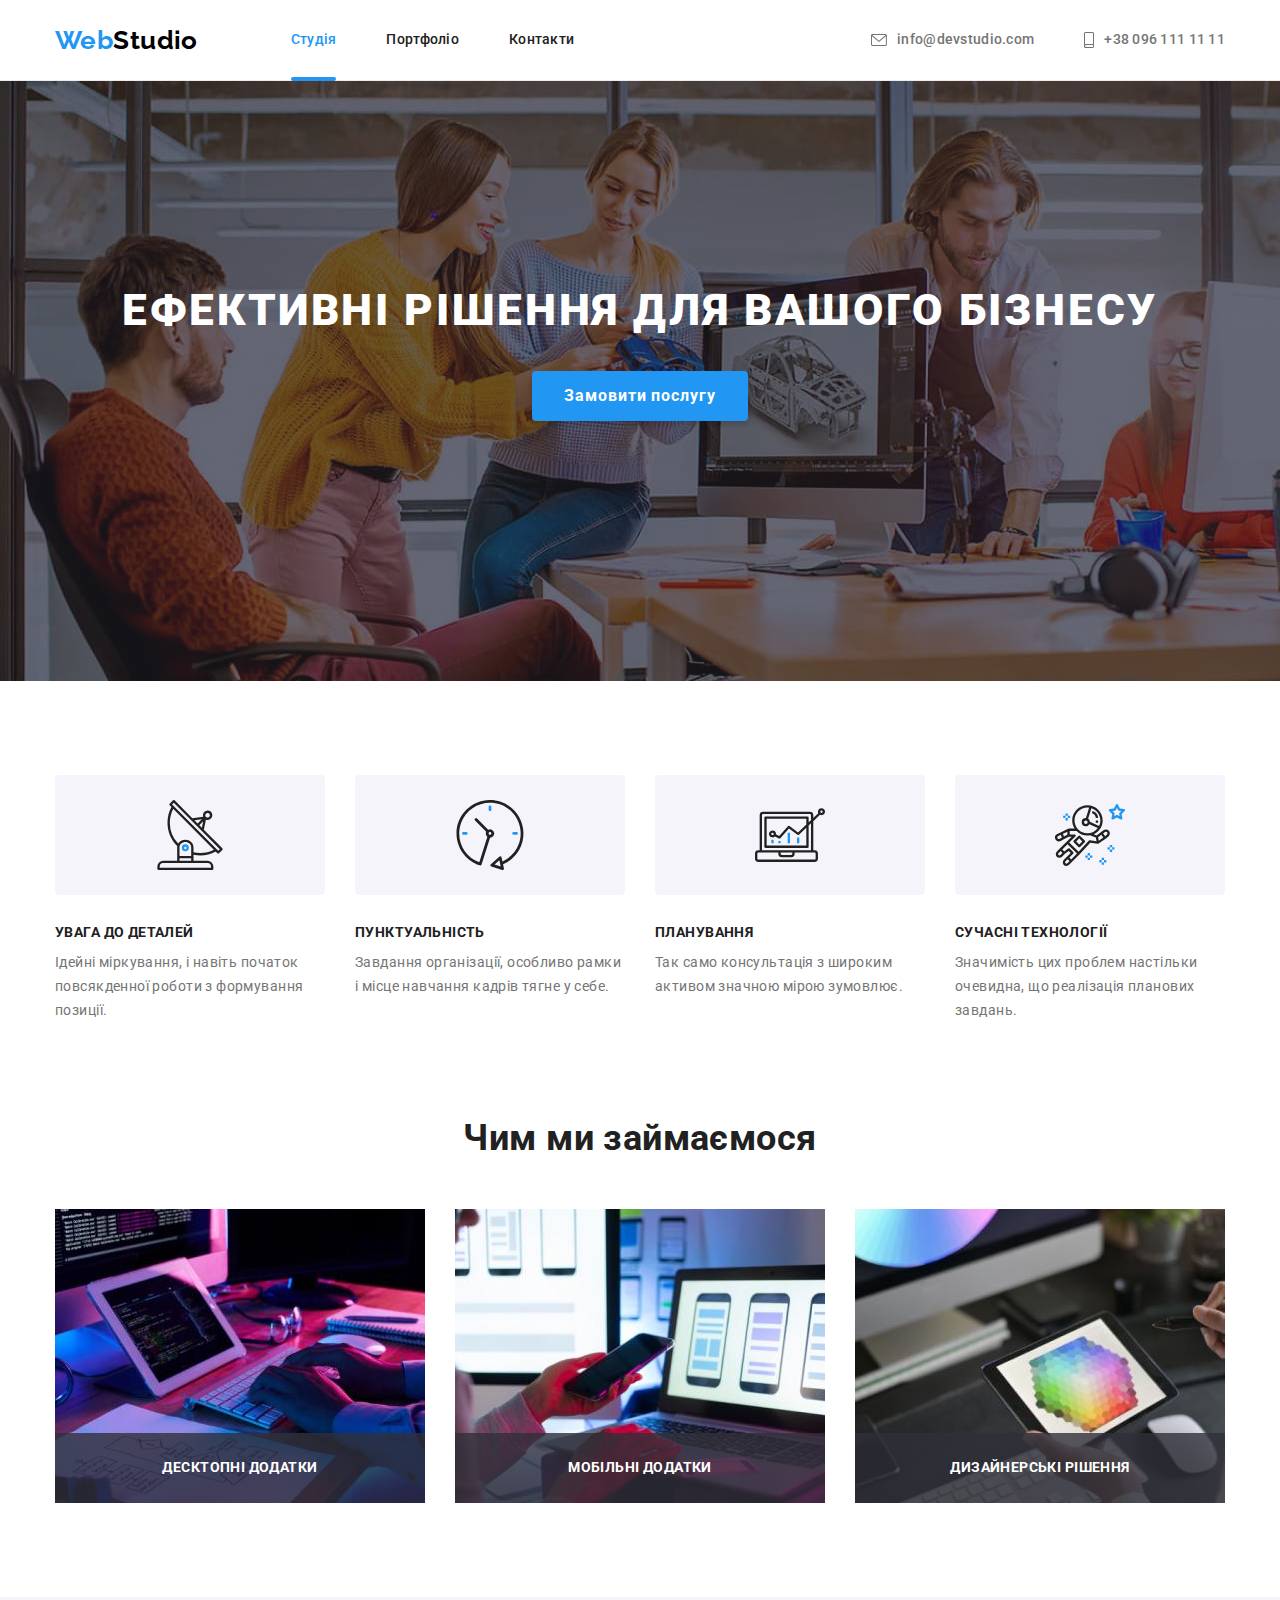
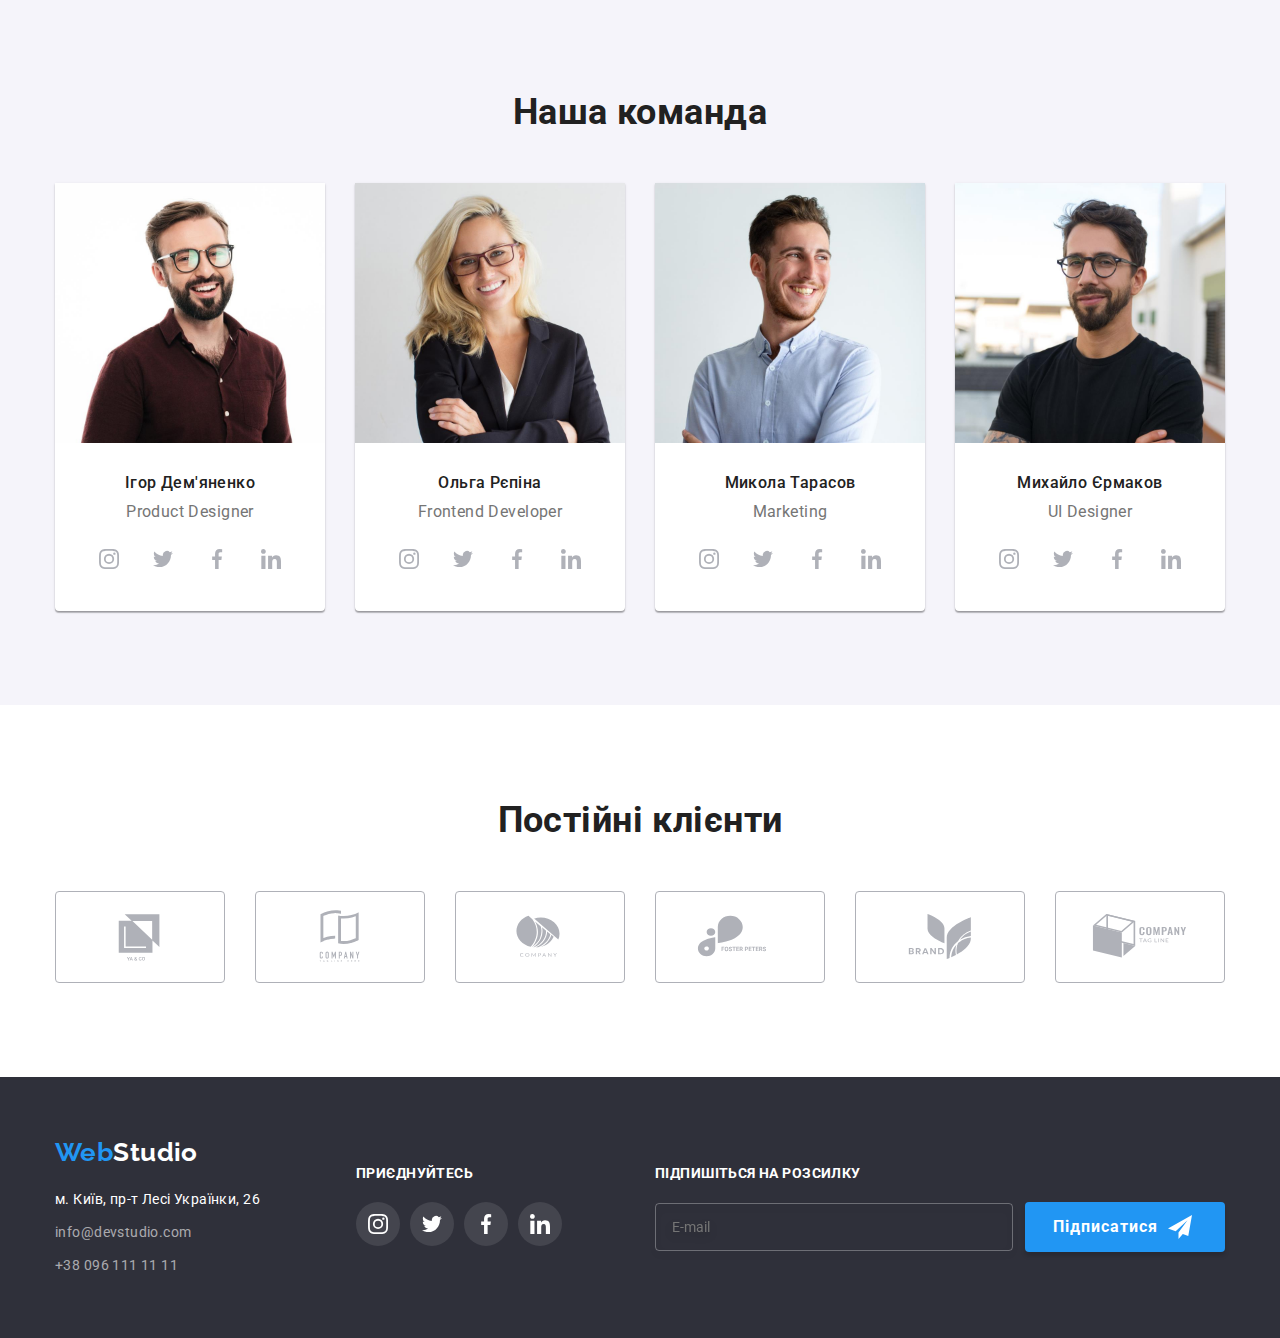
<file: index.html>
<!DOCTYPE html>
<html lang="uk">
  <head>
    <meta charset="UTF-8" />
    <meta http-equiv="X-UA-Compatible" content="IE=edge" />
    <meta name="viewport" content="width=device-width, initial-scale=1.0" />
    <title>Студія</title>
    <link rel="preconnect" href="https://fonts.googleapis.com" />
    <link rel="preconnect" href="https://fonts.gstatic.com" crossorigin />
    <link
      href="https://fonts.googleapis.com/css2?family=Raleway:wght@700&family=Roboto:wght@400;500;700;900&display=swap"
      rel="stylesheet"
    />
    <link
      rel="stylesheet"
      href="https://cdnjs.cloudflare.com/ajax/libs/modern-normalize/1.1.0/modern-normalize.min.css"
    />
    <link rel="stylesheet" href="./css/main.min.css" />
  </head>
  <body>
    <header class="page-header">
      <div class="container page-header__container">
        <nav class="nav">
          <a class="logo" lang="en" href="./index.html"
            >Web<span class="logo--header">Studio</span></a
          >
          <ul class="nav__list">
            <li>
              <a class="nav__item nav__item--current" href="./index.html"
                >Студія</a
              >
            </li>
            <li>
              <a class="nav__item" href="./portfolio.html">Портфоліо</a>
            </li>
            <li><a class="nav__item" href="#">Контакти</a></li>
          </ul>
        </nav>
        <ul class="auth">
          <li class="auth__item">
            <a class="auth__link" href="mailto:info@devstudio.com">
              <svg class="auth__icon" width="16" height="12">
                <use href="./images/symbol-defs.svg#icon-envelope"></use>
              </svg>
              info@devstudio.com</a
            >
          </li>
          <li class="auth__item">
            <a class="auth__link" href="tel:+380961111111">
              <svg class="auth__icon" width="10" height="16">
                <use href="./images/symbol-defs.svg#icon-smartphone"></use>
              </svg>
              +38 096 111 11 11</a
            >
          </li>
        </ul>
      </div>
    </header>
    <main>
      <section class="hero-section">
        <div class="container">
          <h1 class="hero-section__title">
            ЕФЕКТИВНІ РІШЕННЯ ДЛЯ ВАШОГО БІЗНЕСУ
          </h1>
          <button
            class="button hero-section__button"
            type="button"
            data-modal-open
          >
            Замовити послугу
          </button>
        </div>
      </section>
      <section class="advantages section">
        <div class="container">
          <h2 class="section__title visually-hidden">Переваги</h2>
          <ul class="advantages__list">
            <li class="advantages__item">
              <div class="advantages__thumb">
                <svg width="70" height="70">
                  <use href="./images/symbol-defs.svg#icon-antenna"></use>
                </svg>
              </div>
              <h3 class="advantages__title title">УВАГА ДО ДЕТАЛЕЙ</h3>
              <p class="advantages__text">
                Ідейні міркування, і навіть початок повсякденної роботи з
                формування позиції.
              </p>
            </li>
            <li class="advantages__item">
              <div class="advantages__thumb">
                <svg width="70" height="70">
                  <use href="./images/symbol-defs.svg#icon-clock"></use>
                </svg>
              </div>
              <h3 class="advantages__title title">ПУНКТУАЛЬНІСТЬ</h3>
              <p class="advantages__text">
                Завдання організації, особливо рамки і місце навчання кадрів
                тягне у себе.
              </p>
            </li>
            <li class="advantages__item">
              <div class="advantages__thumb">
                <svg width="70" height="70">
                  <use href="./images/symbol-defs.svg#icon-diagram"></use>
                </svg>
              </div>
              <h3 class="advantages__title title">ПЛАНУВАННЯ</h3>
              <p class="advantages__text">
                Так само консультація з широким активом значною мірою зумовлює.
              </p>
            </li>
            <li class="advantages__item">
              <div class="advantages__thumb">
                <svg width="70" height="70">
                  <use href="./images/symbol-defs.svg#icon-astronaut"></use>
                </svg>
              </div>
              <h3 class="advantages__title title">СУЧАСНІ ТЕХНОЛОГІЇ</h3>
              <p class="advantages__text">
                Значимість цих проблем настільки очевидна, що реалізація
                планових завдань.
              </p>
            </li>
          </ul>
        </div>
      </section>
      <section class="section activities section--no-top-padding">
        <div class="container">
          <h2 class="section__title title">Чим ми займаємося</h2>
          <ul class="activities__list">
            <li class="activities__item">
              <img
                class="image"
                src="./images/hands-on-a-keyboard.jpg"
                alt="людина друкує на клавіатурі"
                width="370"
              />
              <div class="activities__thumb">
                <p class="activities__text">Десктопні додатки</p>
              </div>
            </li>
            <li class="activities__item">
              <img
                class="image"
                src="./images/smartphone.jpg"
                alt="смартфон у руках"
                width="370"
              />
              <div class="activities__thumb">
                <p class="activities__text">Мобільні додатки</p>
              </div>
            </li>
            <li class="activities__item">
              <img
                class="image"
                src="./images/tablet.jpg"
                alt="планшет у руках"
                width="370"
              />
              <div class="activities__thumb">
                <p class="activities__text">Дизайнерські рішення</p>
              </div>
            </li>
          </ul>
        </div>
      </section>
      <section class="team section">
        <div class="container">
          <h2 class="section__title title">Наша команда</h2>
          <ul class="team__list">
            <li class="team__card">
              <img
                class="image"
                src="./images/ihor-demianenko-portrait.jpg"
                alt="Портрет Ігоря Дем'яненка"
                width="270"
              />
              <h3 class="team__information team__title title">
                Ігор Дем'яненко
              </h3>
              <p class="team__information team__text" lang="en">
                Product Designer
              </p>
              <ul class="social-network">
                <li>
                  <a class="social-network__link" href="">
                    <svg class="social-network__icon" width="20" height="20">
                      <use href="./images/symbol-defs.svg#icon-instagram"></use>
                    </svg>
                  </a>
                </li>
                <li>
                  <a class="social-network__link" href="">
                    <svg class="social-network__icon" width="20" height="20">
                      <use href="./images/symbol-defs.svg#icon-twitter"></use>
                    </svg>
                  </a>
                </li>
                <li>
                  <a class="social-network__link" href="">
                    <svg class="social-network__icon" width="20" height="20">
                      <use href="./images/symbol-defs.svg#icon-facebook"></use>
                    </svg>
                  </a>
                </li>
                <li>
                  <a class="social-network__link" href="">
                    <svg class="social-network__icon" width="20" height="20">
                      <use href="./images/symbol-defs.svg#icon-linkedin"></use>
                    </svg>
                  </a>
                </li>
              </ul>
            </li>
            <li class="team__card">
              <img
                class="image"
                src="./images/olha-riepina-portrait.jpg"
                alt="Портрет Ольги Рєпіної"
                width="270"
              />
              <h3 class="team__information team__title title">Ольга Рєпіна</h3>
              <p class="team__information team__text" lang="en">
                Frontend Developer
              </p>
              <ul class="social-network">
                <li>
                  <a class="social-network__link" href="">
                    <svg class="social-network__icon" width="20" height="20">
                      <use href="./images/symbol-defs.svg#icon-instagram"></use>
                    </svg>
                  </a>
                </li>
                <li>
                  <a class="social-network__link" href="">
                    <svg class="social-network__icon" width="20" height="20">
                      <use href="./images/symbol-defs.svg#icon-twitter"></use>
                    </svg>
                  </a>
                </li>
                <li>
                  <a class="social-network__link" href="">
                    <svg class="social-network__icon" width="20" height="20">
                      <use href="./images/symbol-defs.svg#icon-facebook"></use>
                    </svg>
                  </a>
                </li>
                <li>
                  <a class="social-network__link" href="">
                    <svg class="social-network__icon" width="20" height="20">
                      <use href="./images/symbol-defs.svg#icon-linkedin"></use>
                    </svg>
                  </a>
                </li>
              </ul>
            </li>
            <li class="team__card">
              <img
                class="image"
                src="./images/mykola-tarasov-portrait.jpg"
                alt="Портрет Миколи Тарасова"
                width="270"
              />
              <h3 class="team__information team__title title">
                Микола Тарасов
              </h3>
              <p class="team__information team__text" lang="en">Marketing</p>
              <ul class="social-network">
                <li>
                  <a class="social-network__link" href="">
                    <svg class="social-network__icon" width="20" height="20">
                      <use href="./images/symbol-defs.svg#icon-instagram"></use>
                    </svg>
                  </a>
                </li>
                <li>
                  <a class="social-network__link" href="">
                    <svg class="social-network__icon" width="20" height="20">
                      <use href="./images/symbol-defs.svg#icon-twitter"></use>
                    </svg>
                  </a>
                </li>
                <li>
                  <a class="social-network__link" href="">
                    <svg class="social-network__icon" width="20" height="20">
                      <use href="./images/symbol-defs.svg#icon-facebook"></use>
                    </svg>
                  </a>
                </li>
                <li>
                  <a class="social-network__link" href="">
                    <svg class="social-network__icon" width="20" height="20">
                      <use href="./images/symbol-defs.svg#icon-linkedin"></use>
                    </svg>
                  </a>
                </li>
              </ul>
            </li>
            <li class="team__card">
              <img
                class="image"
                src="./images/mykhailo-yermakov-portrait.jpg"
                alt="Портрет Михайла Єрмакова"
                width="270"
              />
              <h3 class="team__information team__title title">
                Михайло Єрмаков
              </h3>
              <p class="team__information team__text" lang="en">UI Designer</p>
              <ul class="social-network">
                <li>
                  <a class="social-network__link" href="">
                    <svg class="social-network__icon" width="20" height="20">
                      <use href="./images/symbol-defs.svg#icon-instagram"></use>
                    </svg>
                  </a>
                </li>
                <li>
                  <a class="social-network__link" href="">
                    <svg class="social-network__icon" width="20" height="20">
                      <use href="./images/symbol-defs.svg#icon-twitter"></use>
                    </svg>
                  </a>
                </li>
                <li>
                  <a class="social-network__link" href="">
                    <svg class="social-network__icon" width="20" height="20">
                      <use href="./images/symbol-defs.svg#icon-facebook"></use>
                    </svg>
                  </a>
                </li>
                <li>
                  <a class="social-network__link" href="">
                    <svg class="social-network__icon" width="20" height="20">
                      <use href="./images/symbol-defs.svg#icon-linkedin"></use>
                    </svg>
                  </a>
                </li>
              </ul>
            </li>
          </ul>
        </div>
      </section>
      <section class="clients section">
        <div class="container">
          <h2 class="section__title title">Постійні клієнти</h2>
          <ul class="clients">
            <li>
              <a class="clients__thumb" href="">
                <svg class="clients__icon" width="106" height="60">
                  <use href="./images/symbol-defs.svg#icon-client-1"></use>
                </svg>
              </a>
            </li>
            <li>
              <a class="clients__thumb" href="">
                <svg class="clients__icon" width="106" height="60">
                  <use href="./images/symbol-defs.svg#icon-client-2"></use>
                </svg>
              </a>
            </li>
            <li>
              <a class="clients__thumb" href="">
                <svg class="clients__icon" width="106" height="60">
                  <use href="./images/symbol-defs.svg#icon-client-3"></use>
                </svg>
              </a>
            </li>
            <li>
              <a class="clients__thumb" href="">
                <svg class="clients__icon" width="106" height="60">
                  <use href="./images/symbol-defs.svg#icon-client-4"></use>
                </svg>
              </a>
            </li>
            <li>
              <a class="clients__thumb" href="">
                <svg class="clients__icon" width="106" height="60">
                  <use href="./images/symbol-defs.svg#icon-client-5"></use>
                </svg>
              </a>
            </li>
            <li>
              <a class="clients__thumb" href="">
                <svg class="clients__icon" width="106" height="60">
                  <use href="./images/symbol-defs.svg#icon-client-6"></use>
                </svg>
              </a>
            </li>
          </ul>
        </div>
      </section>
    </main>
    <footer class="page-footer">
      <div class="container page-footer__container">
        <div class="address-container">
          <a class="logo page-footer__logo" lang="en" href="./index.html"
            >Web<span class="logo--footer">Studio</span></a
          >
          <address>
            <ul class="address__list">
              <li class="address__item">
                <a
                  class="address__link"
                  href="https://goo.gl/maps/yozrQYHjD53a8zxV6"
                  target="_blank"
                  rel="noopener noreferrer nofollow"
                  >м. Київ, пр-т Лесі Українки, 26</a
                >
              </li>
              <li class="address__item">
                <a
                  class="address__link address__contact"
                  href="mailto:info@devstudio.com"
                  >info@devstudio.com</a
                >
              </li>
              <li class="address__item">
                <a
                  class="address__link address__contact"
                  href="tel:+380961111111"
                  >+38 096 111 11 11</a
                >
              </li>
            </ul>
          </address>
        </div>

        <div class="network-container">
          <p class="network-container__text">приєднуйтесь</p>
          <ul class="social-network">
            <li>
              <a
                class="social-network__link social-network__link--footer"
                href=""
              >
                <svg
                  class="social-network__icon social-network__icon--footer"
                  width="20"
                  height="20"
                >
                  <use href="./images/symbol-defs.svg#icon-instagram"></use>
                </svg>
              </a>
            </li>
            <li>
              <a
                class="social-network__link social-network__link--footer"
                href=""
              >
                <svg
                  class="social-network__icon social-network__icon--footer"
                  width="20"
                  height="20"
                >
                  <use href="./images/symbol-defs.svg#icon-twitter"></use>
                </svg>
              </a>
            </li>
            <li>
              <a
                class="social-network__link social-network__link--footer"
                href=""
              >
                <svg
                  class="social-network__icon social-network__icon--footer"
                  width="20"
                  height="20"
                >
                  <use href="./images/symbol-defs.svg#icon-facebook"></use>
                </svg>
              </a>
            </li>
            <li>
              <a
                class="social-network__link social-network__link--footer"
                href=""
              >
                <svg
                  class="social-network__icon social-network__icon--footer"
                  width="20"
                  height="20"
                >
                  <use href="./images/symbol-defs.svg#icon-linkedin"></use>
                </svg>
              </a>
            </li>
          </ul>
        </div>
        <div
          role="group"
          aria-labelledby="subscribe-form-head"
          class="subscribe"
        >
          <p id="subscribe-form-head" class="subscribe__text">
            Підпишіться на розсилку
          </p>
          <form class="subscribe__form">
            <label
              ><input
                type="email"
                name="email"
                placeholder="E-mail"
                class="subscribe__email-input"
            /></label>
            <button class="button subscribe__button" type="submit">
              Підписатися
              <svg width="24" height="24">
                <use href="./images/symbol-defs.svg#icon-send"></use>
              </svg>
            </button>
          </form>
        </div>
      </div>
    </footer>
    <div data-modal class="backdrop is-hidden">
      <div class="modal">
        <button data-modal-close class="button close-button">
          <svg class="close-button__icon" width="18" height="18">
            <use href="./images/symbol-defs.svg#close-button"></use>
          </svg>
        </button>
        <div class="order-group" role="group" aria-labelledby="order-form-head">
          <p class="order-group__head" id="order-form-head">
            Залиште свої дані, ми вам передзвонимо
          </p>
          <label class="order-group__label name-label"
            >Ім'я
            <div class="input-thumb">
              <svg class="order-group__icon" width="18" height="18">
                <use href="./images/symbol-defs.svg#person-icon"></use>
              </svg>
              <input
                class="order-group__input name-input"
                type="text"
                name="name"
              />
            </div>
          </label>
          <label class="order-group__label phone-label"
            >Телефон
            <div class="input-thumb">
              <svg class="order-group__icon" width="18" height="18">
                <use href="./images/symbol-defs.svg#phone-icon"></use>
              </svg>

              <input
                class="order-group__input phone-input"
                type="tel"
                name="phone-number"
              />
            </div>
          </label>
          <label class="order-group__label email-label"
            >Пошта
            <div class="input-thumb">
              <svg class="order-group__icon" width="18" height="18">
                <use href="./images/symbol-defs.svg#envelope"></use>
              </svg>

              <input
                class="order-group__input email-input"
                type="email"
                name="email"
              />
            </div>
          </label>
          <label class="order-group__label comment-label"
            >Коментар
            <textarea
              class="order-group__comment-area"
              name="comment"
              placeholder="Введіть текст"
            ></textarea>
          </label>
          <label class="policy-label">
            <div class="checkbox">
              <input class="checkbox__input" type="checkbox" name="policy" />
              <svg class="checkbox__icon" width="16" height="15">
                <use
                  class="checkbox__unchecked-icon"
                  href="./images/symbol-defs.svg#unchecked-icon"
                ></use>
                <use
                  class="checkbox__checked-icon"
                  href="./images/symbol-defs.svg#icon-check"
                ></use>
              </svg>
            </div>
            Погоджуюся з розсилкою та приймаю &nbsp
            <a class="policy-label__conditions-link" href="">Умови договору</a>
          </label>
          <button type="submit" class="button order-group__button">
            Відправити
          </button>
        </div>
      </div>
    </div>
    <script src="./js/modal.js"></script>
  </body>
</html>
</file>
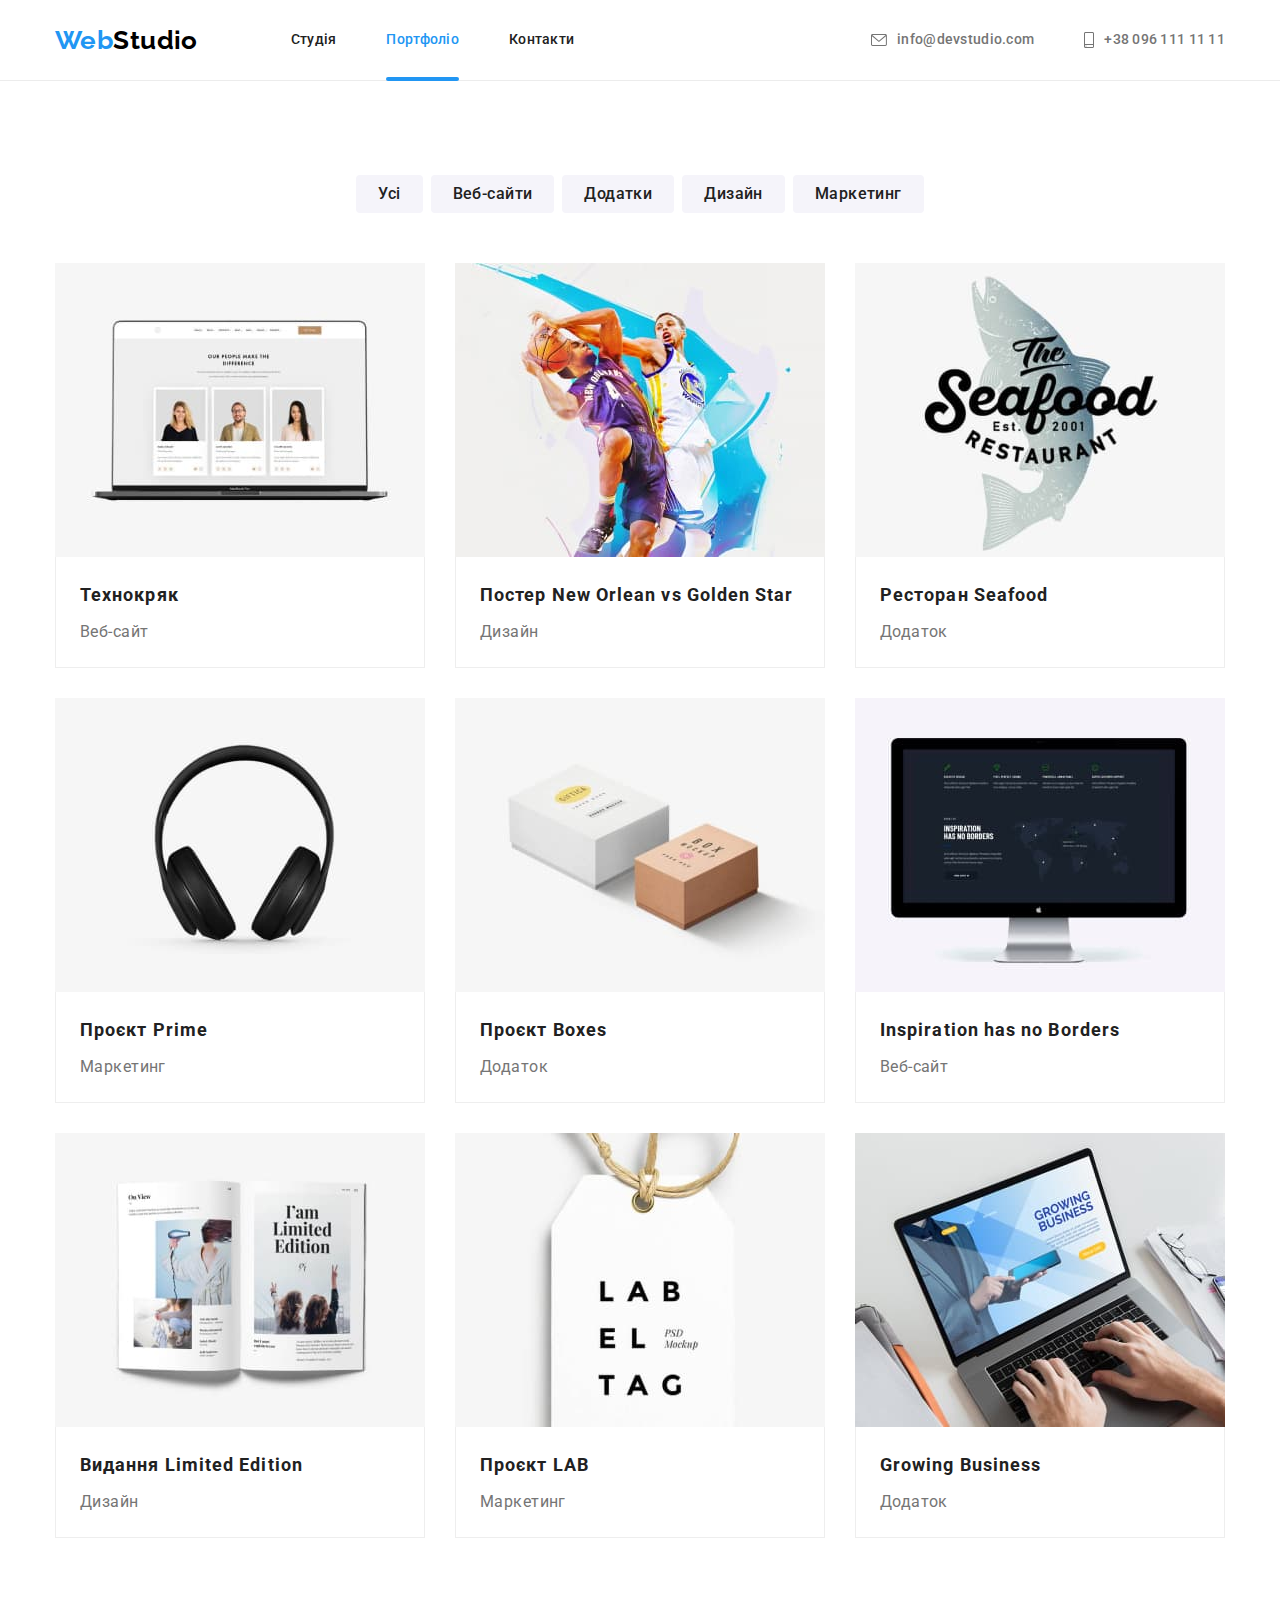
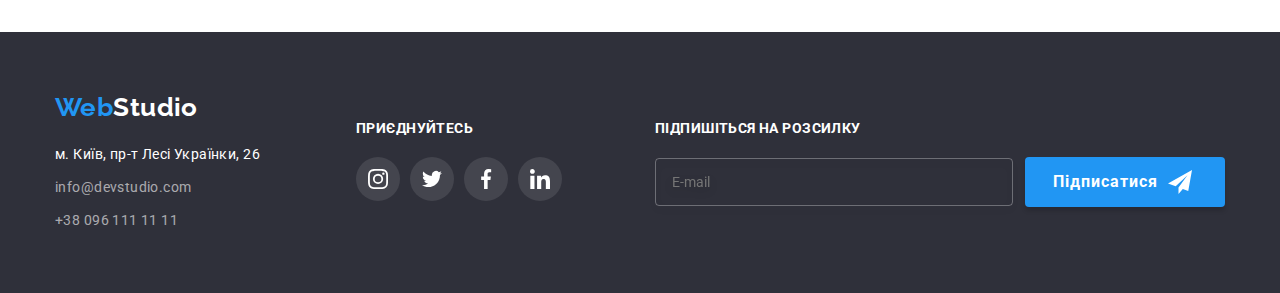
<file: portfolio.html>
<!DOCTYPE html>
<html lang="uk">
  <head>
    <meta charset="UTF-8" />
    <meta http-equiv="X-UA-Compatible" content="IE=edge" />
    <meta name="viewport" content="width=device-width, initial-scale=1.0" />
    <title>Портфоліо</title>
    <link rel="preconnect" href="https://fonts.googleapis.com" />
    <link rel="preconnect" href="https://fonts.gstatic.com" crossorigin />
    <link
      href="https://fonts.googleapis.com/css2?family=Raleway:wght@700&family=Roboto:wght@400;500;700;900&display=swap"
      rel="stylesheet"
    />
    <link
      rel="stylesheet"
      href="https://cdnjs.cloudflare.com/ajax/libs/modern-normalize/1.1.0/modern-normalize.min.css"
    />
    <link rel="stylesheet" href="./css/main.min.css" />
  </head>
  <body>
    <header class="page-header">
      <div class="container page-header__container">
        <nav class="nav">
          <a class="logo" lang="en" href="./index.html"
            >Web<span class="logo--header">Studio</span></a
          >
          <ul class="list nav__list">
            <li>
              <a class="nav__item" href="./index.html">Студія</a>
            </li>
            <li>
              <a
                class="nav__item nav__item--current"
                href="./portfolio.html"
                >Портфоліо</a
              >
            </li>
            <li><a class="nav__item" href="#">Контакти</a></li>
          </ul>
        </nav>
        <ul class="list auth">
          <li class="auth__item">
            <a class="auth__link" href="mailto:info@devstudio.com">
              <svg class="auth__icon" width="16" height="12">
                <use href="./images/symbol-defs.svg#icon-envelope"></use>
              </svg>
              info@devstudio.com</a
            >
          </li>
          <li class="auth__item">
            <a class="auth__link" href="tel:+380961111111">
              <svg class="auth__icon" width="10" height="16">
                <use href="./images/symbol-defs.svg#icon-smartphone"></use>
              </svg>
              +38 096 111 11 11</a
            >
          </li>
        </ul>
      </div>
    </header>
    <main>
      <section class="section">
        <div class="container">
          <h1 class="visually-hidden">Наші роботи</h1>
          <ul class="filter list">
            <li>
              <button class="button filter__button" type="button">Усі</button>
            </li>
            <li>
              <button class="button filter__button" type="button">
                Веб-сайти
              </button>
            </li>
            <li>
              <button class="button filter__button" type="button">
                Додатки
              </button>
            </li>
            <li>
              <button class="button filter__button" type="button">
                Дизайн
              </button>
            </li>
            <li>
              <button class="button filter__button" type="button">
                Маркетинг
              </button>
            </li>
          </ul>
          <ul class="list work">
            <li class="work__item">
              <a class="work__link" href="">
                <div class="work__thumb">
                  <img
                    class="image"
                    src="./images/technocrack-website.jpg"
                    alt="веб-сайт на екрані ноутбука"
                    width="370"
                  />
                  <div class="work__slide">
                    <p class="work__slide-text">
                      Ресурс пропонує комплексні пропозиції з різним рівнем
                      функціоналу та сервісів. Все це дозволить відвідувачу
                      отримати вичерпні відомості про компанію чи приватну
                      особу.
                    </p>
                  </div>
                </div>
                <div class="work__border">
                  <h2 class="work__title title">Технокряк</h2>
                  <p class="work__text">Веб-сайт</p>
                </div></a
              >
            </li>
            <li class="work__item">
              <a class="work__link" href="">
                <div class="work__thumb">
                  <img
                    class="image"
                    src="./images/basketball-poster.jpg"
                    alt="два баскетбольних гравця"
                    width="370"
                  />
                  <div class="work__slide">
                    <p class="work__slide-text">
                      Ресурс пропонує комплексні пропозиції з різним рівнем
                      функціоналу та сервісів. Все це дозволить відвідувачу
                      отримати вичерпні відомості про компанію чи приватну
                      особу.
                    </p>
                  </div>
                </div>
                <div class="work__border">
                  <h2 class="work__title title">
                    Постер <span lang="en"> New Orlean vs Golden Star</span>
                  </h2>
                  <p class="work__text">Дизайн</p>
                </div></a
              >
            </li>
            <li class="work__item">
              <a class="work__link" href="">
                <div class="work__thumb">
                  <img
                    class="image"
                    src="./images/seafood-application.jpg"
                    alt="лейбл ресторану"
                    width="370"
                  />
                  <div class="work__slide">
                    <p class="work__slide-text">
                      Ресурс пропонує комплексні пропозиції з різним рівнем
                      функціоналу та сервісів. Все це дозволить відвідувачу
                      отримати вичерпні відомості про компанію чи приватну
                      особу.
                    </p>
                  </div>
                </div>
                <div class="work__border">
                  <h2 class="work__title title">
                    Ресторан <span lang="en">Seafood</span>
                  </h2>
                  <p class="work__text">Додаток</p>
                </div></a
              >
            </li>
            <li class="work__item">
              <a class="work__link" href="">
                <div class="work__thumb">
                  <img
                    class="image"
                    src="./images/headphones.jpg"
                    alt="навушники"
                    width="370"
                  />
                  <div class="work__slide">
                    <p class="work__slide-text">
                      Ресурс пропонує комплексні пропозиції з різним рівнем
                      функціоналу та сервісів. Все це дозволить відвідувачу
                      отримати вичерпні відомості про компанію чи приватну
                      особу.
                    </p>
                  </div>
                </div>
                <div class="work__border">
                  <h2 class="work__title title">
                    Проєкт <span lang="en">Prime</span>
                  </h2>
                  <p class="work__text">Маркетинг</p>
                </div></a
              >
            </li>
            <li class="work__item">
              <a class="work__link" href="">
                <div class="work__thumb">
                  <img
                    class="image"
                    src="./images/boxes.jpg"
                    alt="дві коробки"
                    width="370"
                  />
                  <div class="work__slide">
                    <p class="work__slide-text">
                      Ресурс пропонує комплексні пропозиції з різним рівнем
                      функціоналу та сервісів. Все це дозволить відвідувачу
                      отримати вичерпні відомості про компанію чи приватну
                      особу.
                    </p>
                  </div>
                </div>
                <div class="work__border">
                  <h2 class="work__title title">
                    Проєкт <span lang="en">Boxes</span>
                  </h2>
                  <p class="work__text">Додаток</p>
                </div></a
              >
            </li>
            <li class="work__item">
              <a class="work__link" href="">
                <div class="work__thumb">
                  <img
                    class="image"
                    src="./images/inspiration-website.jpg"
                    alt="веб-сайт на моніторі"
                    width="370"
                  />
                  <div class="work__slide">
                    <p class="work__slide-text">
                      Ресурс пропонує комплексні пропозиції з різним рівнем
                      функціоналу та сервісів. Все це дозволить відвідувачу
                      отримати вичерпні відомості про компанію чи приватну
                      особу.
                    </p>
                  </div>
                </div>
                <div class="work__border">
                  <h2 class="work__title title" lang="en">
                    Inspiration has no Borders
                  </h2>
                  <p class="work__text">Веб-сайт</p>
                </div></a
              >
            </li>
            <li class="work__item">
              <a class="work__link" href="">
                <div class="work__thumb">
                  <img
                    class="image"
                    src="./images/edition.jpg"
                    alt="видання із зображеннями"
                    width="370"
                  />
                  <div class="work__slide">
                    <p class="work__slide-text">
                      Ресурс пропонує комплексні пропозиції з різним рівнем
                      функціоналу та сервісів. Все це дозволить відвідувачу
                      отримати вичерпні відомості про компанію чи приватну
                      особу.
                    </p>
                  </div>
                </div>
                <div class="work__border">
                  <h2 class="work__title title">
                    Видання <span lang="en">Limited Edition</span>
                  </h2>
                  <p class="work__text">Дизайн</p>
                </div></a
              >
            </li>
            <li class="work__item">
              <a class="work__link" href="">
                <div class="work__thumb">
                  <img
                    class="image"
                    src="./images/label-tag.jpg"
                    alt="біла етикетка з написом"
                    width="370"
                  />
                  <div class="work__slide">
                    <p class="work__slide-text">
                      Ресурс пропонує комплексні пропозиції з різним рівнем
                      функціоналу та сервісів. Все це дозволить відвідувачу
                      отримати вичерпні відомості про компанію чи приватну
                      особу.
                    </p>
                  </div>
                </div>
                <div class="work__border">
                  <h2 class="work__title title">
                    Проєкт <span lang="en">LAB</span>
                  </h2>
                  <p class="work__text">Маркетинг</p>
                </div></a
              >
            </li>
            <li class="work__item">
              <a class="work__link" href="">
                <div class="work__thumb">
                  <img
                    class="image"
                    src="./images/business-application.jpg"
                    alt="додаток на екрані ноутбука"
                    width="370"
                  />
                  <div class="work__slide">
                    <p class="work__slide-text">
                      Ресурс пропонує комплексні пропозиції з різним рівнем
                      функціоналу та сервісів. Все це дозволить відвідувачу
                      отримати вичерпні відомості про компанію чи приватну
                      особу.
                    </p>
                  </div>
                </div>
                <div class="work__border">
                  <h2 class="work__title title" lang="en">Growing Business</h2>
                  <p class="work__text">Додаток</p>
                </div></a
              >
            </li>
          </ul>
        </div>
      </section>
    </main>
    <footer class="page-footer">
      <div class="container page-footer__container">
        <div class="address-container">
          <a class="logo page-footer__logo" lang="en" href="./index.html"
            >Web<span class="logo--footer">Studio</span></a
          >
          <address>
            <ul class="address__list list">
              <li class="address__item">
                <a
                  class="address__link"
                  href="https://goo.gl/maps/yozrQYHjD53a8zxV6"
                  target="_blank"
                  rel="noopener noreferrer nofollow"
                  >м. Київ, пр-т Лесі Українки, 26</a
                >
              </li>
              <li class="address__item">
                <a
                  class="address__link address__contact"
                  href="mailto:info@devstudio.com"
                  >info@devstudio.com</a
                >
              </li>
              <li class="address__item">
                <a
                  class="address__link address__contact"
                  href="tel:+380961111111"
                  >+38 096 111 11 11</a
                >
              </li>
            </ul>
          </address>
        </div>

        <div class="network-container">
          <p class="network-container__text">приєднуйтесь</p>
          <ul class="list social-network">
            <li>
              <a
                class="social-network__link social-network__link--footer"
                href=""
              >
                <svg
                  class="social-network__icon social-network__icon--footer"
                  width="20"
                  height="20"
                >
                  <use href="./images/symbol-defs.svg#icon-instagram"></use>
                </svg>
              </a>
            </li>
            <li>
              <a
                class="social-network__link social-network__link--footer"
                href=""
              >
                <svg
                  class="social-network__icon social-network__icon--footer"
                  width="20"
                  height="20"
                >
                  <use href="./images/symbol-defs.svg#icon-twitter"></use>
                </svg>
              </a>
            </li>
            <li>
              <a
                class="social-network__link social-network__link--footer"
                href=""
              >
                <svg
                  class="social-network__icon social-network__icon--footer"
                  width="20"
                  height="20"
                >
                  <use href="./images/symbol-defs.svg#icon-facebook"></use>
                </svg>
              </a>
            </li>
            <li>
              <a
                class="social-network__link social-network__link--footer"
                href=""
              >
                <svg
                  class="social-network__icon social-network__icon--footer"
                  width="20"
                  height="20"
                >
                  <use href="./images/symbol-defs.svg#icon-linkedin"></use>
                </svg>
              </a>
            </li>
          </ul>
        </div>
        <div
          role="group"
          aria-labelledby="subscribe-form-head"
          class="subscribe"
        >
          <p id="subscribe-form-head" class="subscribe__text">
            Підпишіться на розсилку
          </p>
          <form class="subscribe__form">
            <label
              ><input
                type="email"
                name="email"
                placeholder="E-mail"
                class="subscribe__email-input"
            /></label>
            <button class="button subscribe__button" type="submit">
              Підписатися
              <svg width="24" height="24">
                <use href="./images/symbol-defs.svg#icon-send"></use>
              </svg>
            </button>
          </form>
        </div>
      </div>
    </footer>
  </body>
</html>
</file>
<file: css/main.min.css>
body{font-family:"roboto",sans-serif;font-size:14px;color:#757575;background-color:#fff;letter-spacing:.03em}.button{cursor:pointer}h1,h2,h3,h4,h5,h6{margin:0}.image{display:block}.title{color:#212121}.section__title{margin-bottom:50px;text-align:center;font-size:36px;line-height:1.17}.visually-hidden{position:absolute;white-space:nowrap;width:1px;height:1px;overflow:hidden;border:0;padding:0;clip:rect(0 0 0 0);-webkit-clip-path:inset(50%);clip-path:inset(50%);margin:-1px}.work__link,.address__link,.clients__thumb,.auth__link,.nav__item,.social-network__link,.logo{text-decoration:none}.work,.filter,.address__list,.clients,.team__list,.activities__list,.advantages__list,.auth,.nav__list,.social-network{margin:0;padding:0;list-style:none}.container{width:1200px;padding-left:15px;padding-right:15px;margin:0 auto;outline:#000}.section{padding-top:94px;padding-bottom:94px}.section--no-top-padding{padding-top:0}.logo{font-family:"Raleway",sans-serif;font-weight:700;font-size:26px;line-height:1.19;color:#2196f3}.social-network{display:flex;justify-content:center;align-items:center;gap:10px}.social-network__link{display:flex;width:44px;height:44px;justify-content:center;align-items:center;border-radius:50%;transition:background-color 250ms cubic-bezier(0.4, 0, 0.2, 1)}.page-header{border-bottom:1px solid #ececec}.page-header__container{display:flex;align-items:center}.logo--header{color:#000}.nav{display:flex;align-items:center}.nav__list{display:flex;gap:50px;margin-left:93px}.nav__item{position:relative;display:block;padding-top:32px;padding-bottom:32px;font-weight:500;line-height:1.14;letter-spacing:.02em;color:#212121;transition:color 250ms cubic-bezier(0.4, 0, 0.2, 1)}.nav__item:hover,.nav__item:focus{color:#2196f3}.nav__item--current{color:#2196f3}.nav__item--current::after{content:"";position:absolute;display:block;bottom:-1px;left:0;width:100%;height:4px;border-radius:2px;background-color:#2196f3}.auth{display:flex;gap:50px;margin-left:auto}.auth__link{display:flex;gap:10px;align-items:center;padding-top:32px;padding-bottom:32px;font-weight:500;line-height:1.14;letter-spacing:.02em;color:#757575;transition:color 250ms cubic-bezier(0.4, 0, 0.2, 1)}.auth__link:hover,.auth__link:focus{color:#2196f3}.auth__icon{fill:#757575;transition:fill 250ms cubic-bezier(0.4, 0, 0.2, 1)}.auth__link:hover .auth__icon,.auth__link:focus .auth__icon{fill:#2196f3}.hero-section{height:600px;max-width:1600px;margin-left:auto;margin-right:auto;padding-top:200px;padding-bottom:200px;background-image:linear-gradient(rgba(47, 48, 58, 0.4), rgba(47, 48, 58, 0.4)),url(../images/group-of-people.jpg);background-size:cover;background-repeat:no-repeat;background-color:#2f303a;text-align:center}.hero-section__title{margin-top:0;margin-bottom:30px;font-weight:900;font-size:44px;line-height:1.36;letter-spacing:.06em;text-transform:uppercase;color:#fff}.hero-section__button{display:inline-block;border-radius:4px;min-width:216px;padding:10px 32px;font-family:inherit;font-weight:700;font-size:16px;line-height:1.88;letter-spacing:.06em;color:#fff;background-color:#2196f3;border:none;box-shadow:0px 4px 4px rgba(0,0,0,.15);transition:background-color 250ms cubic-bezier(0.4, 0, 0.2, 1)}.hero-section__button:hover,.hero-section__button:focus{background-color:#188ce8}.advantages__list{display:flex;gap:30px}.advantages__item{width:calc((100% - 90px)/4)}.advantages__thumb{display:flex;width:270px;height:120px;background:#f5f4fa;border-radius:4px;justify-content:center;align-items:center;margin-bottom:30px}.advantages__title{margin-bottom:10px;font-size:14px;line-height:1.14;text-transform:uppercase}.advantages__text{margin:0;line-height:1.71}.activities__list{display:flex;gap:30px}.activities__item{position:relative}.activities__thumb{position:absolute;bottom:0;left:0;width:100%;height:70px;padding-top:27px;padding-bottom:27px;background-color:rgba(47,48,58,.8)}.activities__text{margin:0;font-weight:700;line-height:1.14;text-align:center;text-transform:uppercase;color:#fff}.team__list{display:flex;gap:30px}.team{background-color:#f5f4fa}.team__card{width:calc((100% - 90px)/4);text-align:center;background-color:#fff;padding-bottom:30px;box-shadow:0px 1px 3px rgba(0,0,0,.12),0px 1px 1px rgba(0,0,0,.14),0px 2px 1px rgba(0,0,0,.2);border-radius:0px 0px 4px 4px}.team__information{font-size:16px;line-height:1.19}.team__title{margin-top:30px;margin-bottom:10px;font-weight:500}.team__text{margin-top:0;margin-bottom:16px}.social-network__icon{fill:#afb1b8;transition:fill 250ms cubic-bezier(0.4, 0, 0.2, 1)}.social-network__link:hover .social-network__icon,.social-network__link:focus .social-network__icon{fill:#fff}.social-network__link:hover,.social-network__link:focus{background-color:#2196f3}.clients{display:flex;justify-content:center;gap:30px}.clients__thumb{display:flex;justify-content:center;align-items:center;gap:30px;width:170px;height:92px;border:1px solid #afb1b8;border-radius:4px;transition:border-color 250ms cubic-bezier(0.4, 0, 0.2, 1)}.clients__thumb:hover,.clients__thumb:focus{border-color:#2196f3}.clients__icon{fill:#afb1b8;transition:fill 250ms cubic-bezier(0.4, 0, 0.2, 1)}.clients__thumb:hover .clients__icon,.clients__thumb:focus .clients__icon{fill:#2196f3}.page-footer{padding-top:60px;padding-bottom:60px;background-color:#2f303a}.page-footer__container{display:flex}.page-footer__logo{display:inline-block;margin-bottom:20px}.logo--footer{color:#fff}.address-container{min-width:231px;margin-right:70px}.address__link{display:inline-block;font-style:normal;line-height:1.71;color:#fff;transition:color 250ms cubic-bezier(0.4, 0, 0.2, 1)}.address__link:hover,.address__link:focus{color:#2196f3}.address__item{margin-bottom:9px}.address__item:last-child{margin-bottom:0}.address__contact{color:rgba(255,255,255,.6)}.network-container{margin-top:15px}.network-container__text,.subscribe__text{margin-bottom:20px;font-size:14px;font-weight:700;line-height:1.14;text-transform:uppercase;color:#fff}.social-network__link--footer{background-color:rgba(255,255,255,.1);transition:background-color 250ms cubic-bezier(0.4, 0, 0.2, 1)}.social-network__link--footer:hover,.social-network__link--footer:focus{background-color:#2196f3}.social-network__icon--footer{fill:#fff}.subscribe{margin-top:15px;margin-left:93px}.subscribe__form{display:flex;align-items:center}.subscribe__email-input{min-width:358px;padding-top:15px;padding-bottom:15px;padding-left:16px;border:1px solid rgba(255,255,255,.3);filter:drop-shadow(0px 4px 4px rgba(0, 0, 0, 0.15));border-radius:4px;background-color:rgba(0,0,0,0);color:rgba(255,255,255,.6)}.subscribe__button{display:flex;gap:10px;align-items:center;min-width:200px;border-radius:4px;padding:10px 28px;margin-left:12px;font-family:inherit;font-weight:700;font-size:16px;line-height:1.88;letter-spacing:.06em;color:#fff;background-color:#2196f3;border:none;box-shadow:0px 4px 4px rgba(0,0,0,.15);transition:background-color 250ms cubic-bezier(0.4, 0, 0.2, 1)}.subscribe__button:hover,.subscribe__button:focus{background-color:#188ce8}.backdrop{position:fixed;top:0;left:0;width:100%;height:100%;background-color:rgba(0,0,0,.2);opacity:1;transition:opacity 250ms cubic-bezier(0.4, 0, 0.2, 1)}.backdrop.is-hidden{opacity:0;pointer-events:none}.backdrop.is-hidden .modal{transform:translate(-50%, -50%) scale(1.1)}.modal{position:absolute;width:528px;height:581px;top:50%;left:50%;padding:40px;background-color:#fff;box-shadow:0px 1px 3px rgba(0,0,0,.12),0px 1px 1px rgba(0,0,0,.14),0px 2px 1px rgba(0,0,0,.2);border-radius:4px;transform:translate(-50%, -50%) scale(1);transition:transform 250ms cubic-bezier(0.4, 0, 0.2, 1)}.order-group{display:flex;flex-direction:column}.order-group__label{display:flex;flex-direction:column;margin-bottom:10px;font-size:12px;line-height:1.17;letter-spacing:.01em}.order-group__head{margin-top:0;margin-bottom:12px;font-weight:700;font-size:20px;line-height:1.15;text-align:center;color:#212121}.order-group__input,.order-group__comment-area{outline:none;margin-top:4px;padding-left:42px;width:100%;min-height:40px;border:1px solid rgba(33,33,33,.2);border-radius:4px;transition:border-color 250ms cubic-bezier(0.4, 0, 0.2, 1)}.order-group__label:focus-within .order-group__input,.order-group__label:focus-within .order-group__comment-area{border-color:#2196f3}.input-thumb{position:relative}.order-group__icon{fill:#212121;position:absolute;left:12px;top:50%;transform:translateY(-50%);transition:fill 250ms cubic-bezier(0.4, 0, 0.2, 1)}.order-group__label:focus-within .order-group__icon{fill:#2196f3}.order-group__comment-area{height:120px;resize:none;padding:12px 16px}.order-group__button{display:flex;min-width:200px;align-self:center;border-radius:4px;padding:10px 52px;font-family:inherit;font-weight:700;font-size:16px;line-height:1.88;letter-spacing:.06em;color:#fff;background-color:#2196f3;border:none;box-shadow:0px 4px 4px rgba(0,0,0,.15);transition:background-color 250ms cubic-bezier(0.4, 0, 0.2, 1)}.order-group__button:hover,.order-group__button:focus{background-color:#188ce8}.close-button{position:absolute;top:8px;right:8px;display:flex;align-items:center;justify-content:center;padding:0;width:30px;height:30px;border-radius:50%;border:1px solid rgba(0,0,0,.1);background-color:#fff}.close-button__icon{display:block;fill:#000;transition:fill 250ms cubic-bezier(0.4, 0, 0.2, 1)}.close-button:hover .close-button__icon,.close-button:focus .close-button__icon{fill:#2196f3}.checkbox-thumb{display:flex;justify-content:center;align-items:center}.policy-label{display:flex;align-items:center;margin-bottom:30px;line-height:1.71}.checkbox__icon{display:block;margin-right:7px;border-radius:2px;background-color:#fff;transition:background-color 250ms cubic-bezier(0.4, 0, 0.2, 1)}.checkbox__input:checked+.checkbox__icon{background-color:#2196f3}.checkbox__unchecked-icon{fill:#212121;transition:fill 250ms cubic-bezier(0.4, 0, 0.2, 1)}.checkbox__input:checked+.checkbox__icon>.checkbox__unchecked-icon{fill:#2196f3}.checkbox__checked-icon{fill:none;transition:fill 250ms cubic-bezier(0.4, 0, 0.2, 1)}.checkbox__input:checked+.checkbox__icon>.checkbox__checked-icon{fill:#fff}.policy-label__conditions-link{color:#2196f3}.checkbox__input{position:absolute;width:1px;height:1px;margin:-1px;border:0;padding:0;white-space:nowrap;-webkit-clip-path:inset(100%);clip-path:inset(100%);clip:rect(0 0 0 0);overflow:hidden}.filter{display:flex;justify-content:center;gap:8px;margin-bottom:50px}.filter__button{display:inline-block;border-radius:4px;padding:6px 22px;font-family:inherit;font-weight:500;font-size:16px;line-height:1.63;letter-spacing:inherit;color:#212121;background-color:#f5f4fa;border:none;transition:padding-left 250ms cubic-bezier(0.4, 0, 0.2, 1),padding-right 250ms cubic-bezier(0.4, 0, 0.2, 1),color 250ms cubic-bezier(0.4, 0, 0.2, 1),box-shadow 250ms cubic-bezier(0.4, 0, 0.2, 1),background-color 250ms cubic-bezier(0.4, 0, 0.2, 1)}.filter__button:hover,.filter__button:focus{padding-left:25px;padding-right:25px;color:#fff;background-color:#2196f3;box-shadow:0px 3px 1px rgba(0,0,0,.1),0px 1px 2px rgba(0,0,0,.08),0px 2px 2px rgba(0,0,0,.12)}.work{display:flex;flex-wrap:wrap;gap:30px}.work__item{width:calc((100% - 60px)/3);transition:box-shadow 250ms cubic-bezier(0.4, 0, 0.2, 1)}.work__item:hover,.work__item:focus{box-shadow:0px 1px 1px rgba(0,0,0,.12),0px 4px 4px rgba(0,0,0,.06),1px 4px 6px rgba(0,0,0,.16)}.work__thumb{position:relative;overflow:hidden}.work__slide{position:absolute;top:0;left:0;width:100%;height:100%;padding:63px 24px;background-color:rgba(33,150,243,.9);transform:translateY(100%);transition:transform 250ms cubic-bezier(0.4, 0, 0.2, 1)}.work__item:hover .work__slide{transform:none}.work__slide-text{font-size:18px;line-height:1.56;color:#fff;margin:0}.work__title{margin-bottom:4px;font-size:18px;line-height:2;letter-spacing:.06em}.work__text{margin-top:0;margin-bottom:0;font-size:16px;line-height:1.88;color:#757575}.work__border{border:1px solid #eee;border-top:none;padding:20px 24px}/*# sourceMappingURL=main.min.css.map */
</file>
